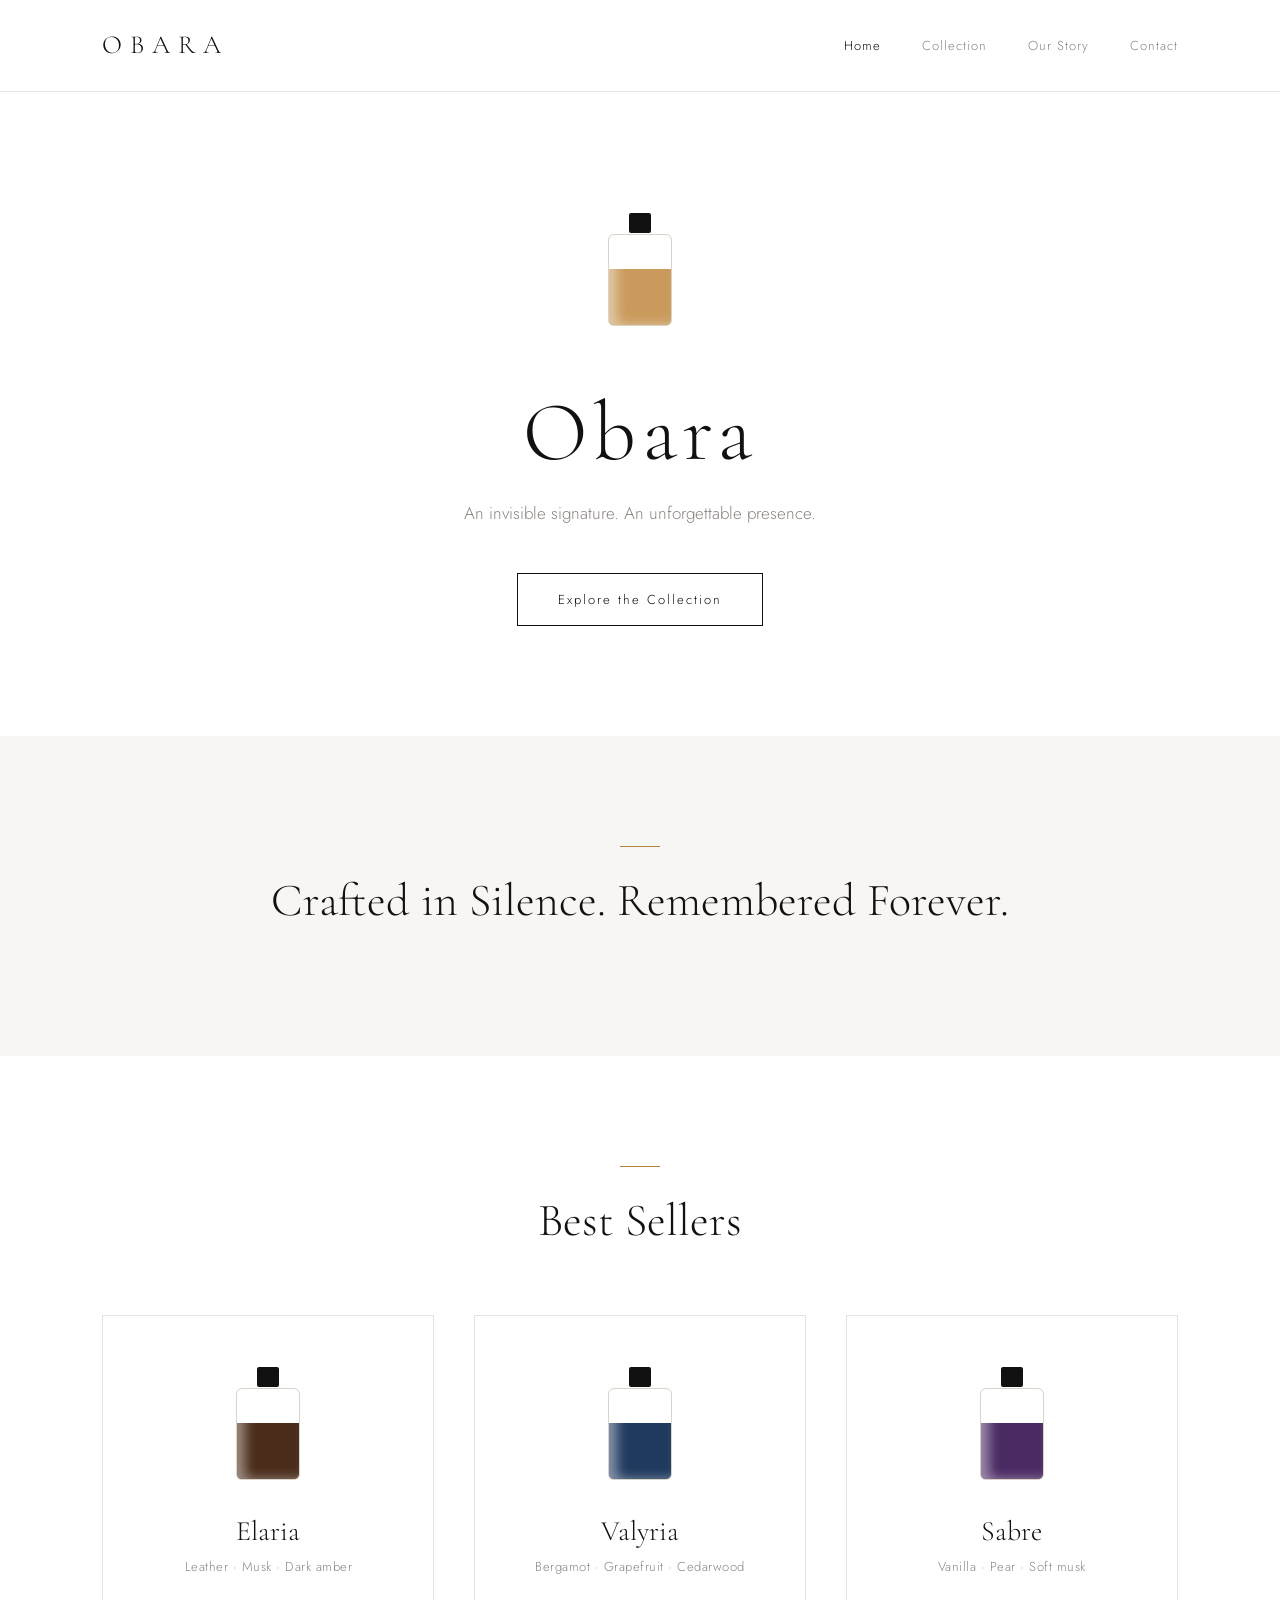
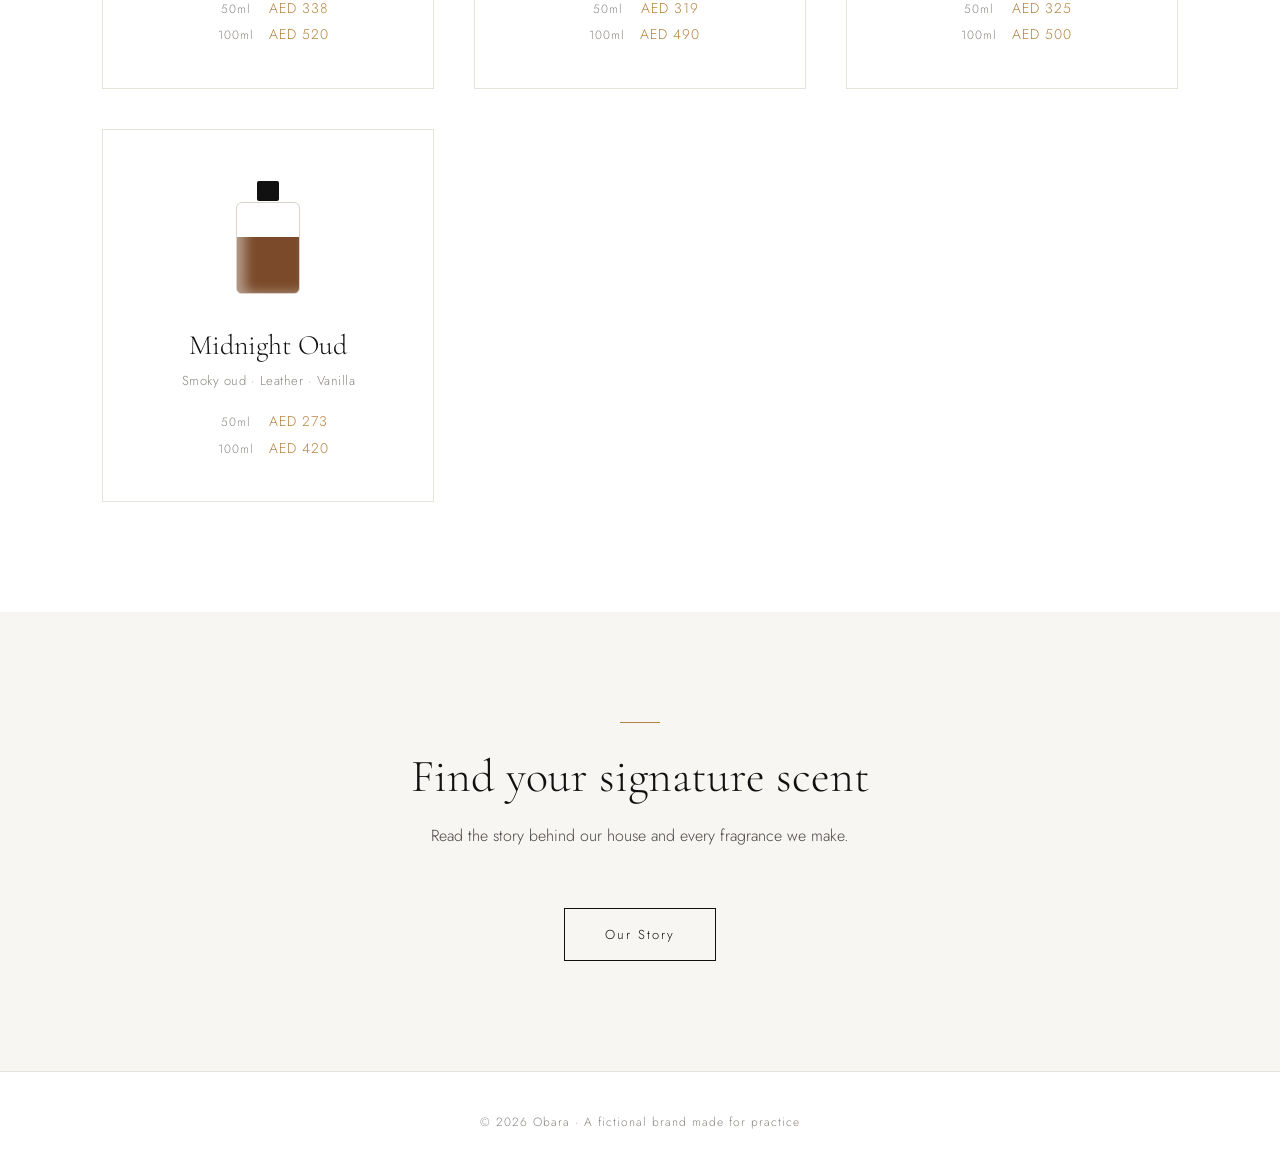
<file: index.html>
<!DOCTYPE html>
<html lang="en">
<head>
  <!-- This part is "behind the scenes": page title, fonts, and the link to the style sheet -->
  <meta charset="UTF-8">
  <meta name="viewport" content="width=device-width, initial-scale=1.0">
  <title>Obara | Home</title>
  <link href="https://fonts.googleapis.com/css2?family=Cormorant+Garamond:wght@300;400&family=Jost:wght@300;400;500&display=swap" rel="stylesheet">
  <link rel="stylesheet" href="style.css">
</head>
<body>

  <!-- TOP MENU: appears on every page -->
  <header>
    <a href="index.html" class="logo">OBARA</a>
    <nav>
      <a href="index.html" class="active">Home</a>
      <a href="collection.html">Collection</a>
      <a href="story.html">Our Story</a>
      <a href="contact.html">Contact</a>
    </nav>
  </header>

  <!-- BIG BANNER: the first thing visitors see -->
  <div class="hero">
    <div class="bottle" style="--bottle-colour: #c99a5b;"></div>
    <h1>Obara</h1>
    <p>An invisible signature. An unforgettable presence.</p>
    <a href="collection.html" class="button">Explore the Collection</a>
  </div>

  <!-- SHORT INTRO -->
  <section class="soft">
    <div class="divider"></div>
    <h2>Crafted in Silence. Remembered Forever.</h2>
  </section>

  <!-- BEST SELLERS: four perfume cards -->
  <section>
    <div class="divider"></div>
    <h2>Best Sellers</h2>
    <div class="grid">

      <div class="card">
        <div class="bottle" style="--bottle-colour: #4a2c1a;"></div>
        <h3>Elaria</h3>
        <p class="notes">Leather · Musk · Dark amber</p>
        <div class="sizes">
          <p><span>50ml</span> AED 338</p>
          <p><span>100ml</span> AED 520</p>
        </div>
      </div>

      <div class="card">
        <div class="bottle" style="--bottle-colour: #1f3a5f;"></div>
        <h3>Valyria</h3>
        <p class="notes">Bergamot · Grapefruit · Cedarwood</p>
        <div class="sizes">
          <p><span>50ml</span> AED 319</p>
          <p><span>100ml</span> AED 490</p>
        </div>
      </div>

      <div class="card">
        <div class="bottle" style="--bottle-colour: #4b2a63;"></div>
        <h3>Sabre</h3>
        <p class="notes">Vanilla · Pear · Soft musk</p>
        <div class="sizes">
          <p><span>50ml</span> AED 325</p>
          <p><span>100ml</span> AED 500</p>
        </div>
      </div>

      <div class="card">
        <div class="bottle" style="--bottle-colour: #7a4a2a;"></div>
        <h3>Midnight Oud</h3>
        <p class="notes">Smoky oud · Leather · Vanilla</p>
        <div class="sizes">
          <p><span>50ml</span> AED 273</p>
          <p><span>100ml</span> AED 420</p>
        </div>
      </div>

    </div>
  </section>

  <!-- CALL TO ACTION -->
  <section class="soft">
    <div class="divider"></div>
    <h2>Find your signature scent</h2>
    <p>Read the story behind our house and every fragrance we make.</p>
    <br><br>
    <a href="story.html" class="button">Our Story</a>
  </section>

  <!-- FOOTER: appears on every page -->
  <footer>
    © 2026 Obara · A fictional brand made for practice
  </footer>

  <!-- The fade-in effect (lives in script.js) -->
  <script src="script.js"></script>
</body>
</html>
</file>
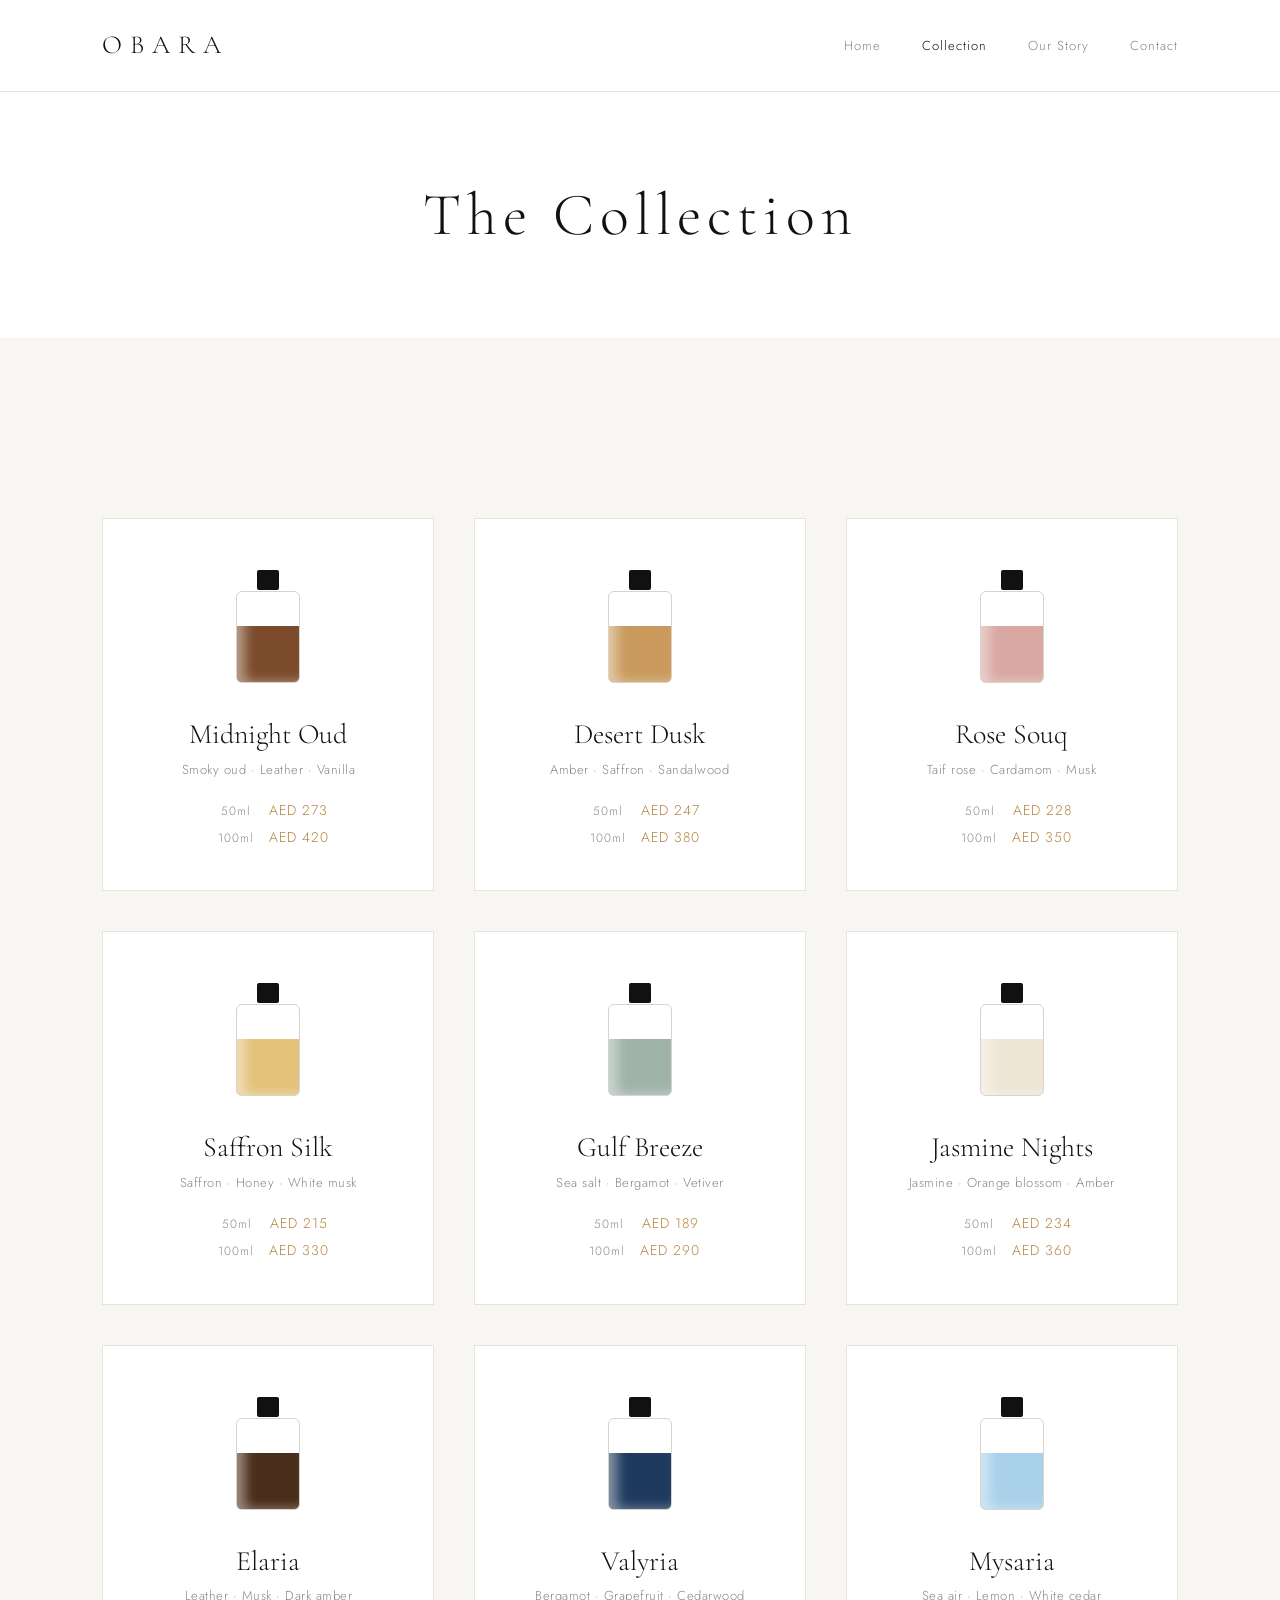
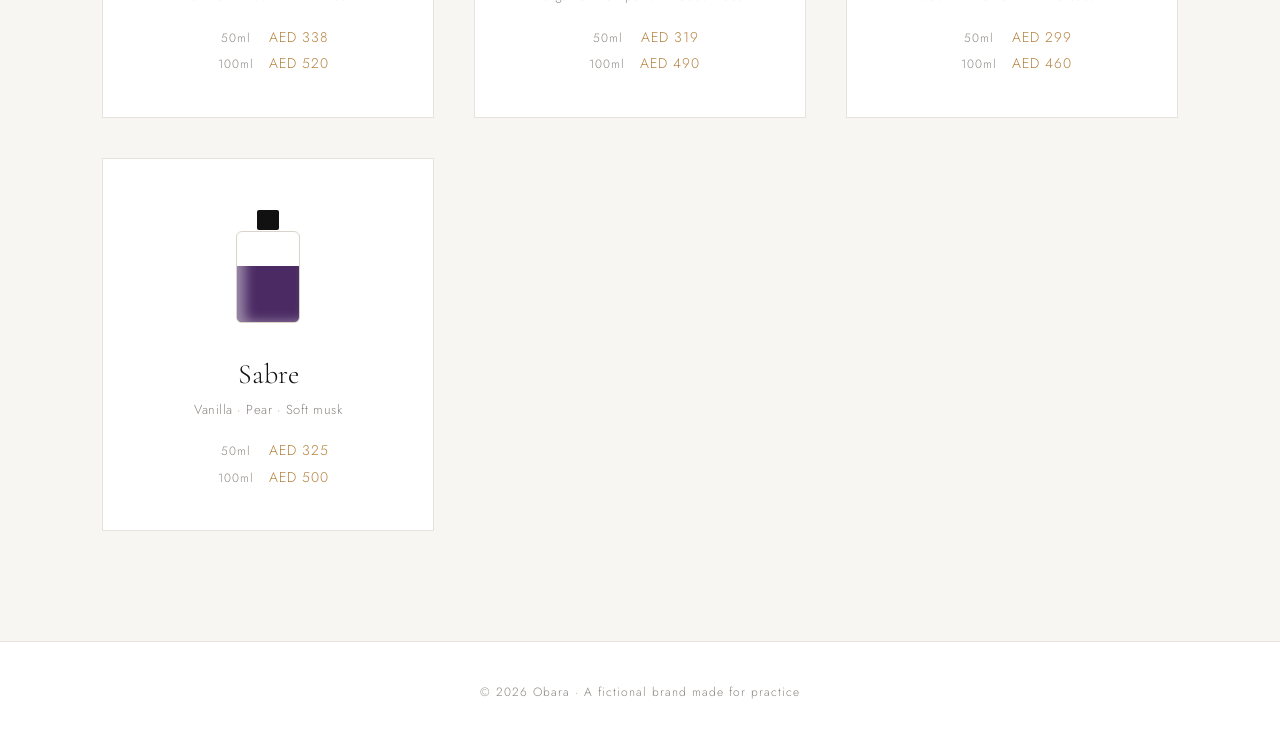
<file: collection.html>
<!DOCTYPE html>
<html lang="en">
<head>
  <meta charset="UTF-8">
  <meta name="viewport" content="width=device-width, initial-scale=1.0">
  <title>Obara | Collection</title>
  <link href="https://fonts.googleapis.com/css2?family=Cormorant+Garamond:wght@300;400&family=Jost:wght@300;400;500&display=swap" rel="stylesheet">
  <link rel="stylesheet" href="style.css">
</head>
<body>

  <!-- TOP MENU -->
  <header>
    <a href="index.html" class="logo">OBARA</a>
    <nav>
      <a href="index.html">Home</a>
      <a href="collection.html" class="active">Collection</a>
      <a href="story.html">Our Story</a>
      <a href="contact.html">Contact</a>
    </nav>
  </header>

  <!-- PAGE BANNER -->
  <div class="hero small">
    <h1>The Collection</h1>
  </div>

  <!-- ALL PERFUMES
       To add a new perfume: copy one whole <div class="card"> ... </div> block,
       paste it below the others, and change the name, notes, price and colour. -->
  <section class="soft">
    <div class="grid">

      <div class="card">
        <div class="bottle" style="--bottle-colour: #7a4a2a;"></div>
        <h3>Midnight Oud</h3>
        <p class="notes">Smoky oud · Leather · Vanilla</p>
        <div class="sizes">
          <p><span>50ml</span> AED 273</p>
          <p><span>100ml</span> AED 420</p>
        </div>
      </div>

      <div class="card">
        <div class="bottle" style="--bottle-colour: #c99a5b;"></div>
        <h3>Desert Dusk</h3>
        <p class="notes">Amber · Saffron · Sandalwood</p>
        <div class="sizes">
          <p><span>50ml</span> AED 247</p>
          <p><span>100ml</span> AED 380</p>
        </div>
      </div>

      <div class="card">
        <div class="bottle" style="--bottle-colour: #d8a7a2;"></div>
        <h3>Rose Souq</h3>
        <p class="notes">Taif rose · Cardamom · Musk</p>
        <div class="sizes">
          <p><span>50ml</span> AED 228</p>
          <p><span>100ml</span> AED 350</p>
        </div>
      </div>

      <div class="card">
        <div class="bottle" style="--bottle-colour: #e3c27a;"></div>
        <h3>Saffron Silk</h3>
        <p class="notes">Saffron · Honey · White musk</p>
        <div class="sizes">
          <p><span>50ml</span> AED 215</p>
          <p><span>100ml</span> AED 330</p>
        </div>
      </div>

      <div class="card">
        <div class="bottle" style="--bottle-colour: #9fb3aa;"></div>
        <h3>Gulf Breeze</h3>
        <p class="notes">Sea salt · Bergamot · Vetiver</p>
        <div class="sizes">
          <p><span>50ml</span> AED 189</p>
          <p><span>100ml</span> AED 290</p>
        </div>
      </div>

      <div class="card">
        <div class="bottle" style="--bottle-colour: #efe6d6;"></div>
        <h3>Jasmine Nights</h3>
        <p class="notes">Jasmine · Orange blossom · Amber</p>
        <div class="sizes">
          <p><span>50ml</span> AED 234</p>
          <p><span>100ml</span> AED 360</p>
        </div>
      </div>

      <!-- NEW: these four come in two sizes. The .sizes block shows both prices. -->
      <div class="card">
        <div class="bottle" style="--bottle-colour: #4a2c1a;"></div>
        <h3>Elaria</h3>
        <p class="notes">Leather · Musk · Dark amber</p>
        <div class="sizes">
          <p><span>50ml</span> AED 338</p>
          <p><span>100ml</span> AED 520</p>
        </div>
      </div>

      <div class="card">
        <div class="bottle" style="--bottle-colour: #1f3a5f;"></div>
        <h3>Valyria</h3>
        <p class="notes">Bergamot · Grapefruit · Cedarwood</p>
        <div class="sizes">
          <p><span>50ml</span> AED 319</p>
          <p><span>100ml</span> AED 490</p>
        </div>
      </div>

      <div class="card">
        <div class="bottle" style="--bottle-colour: #a9d1ea;"></div>
        <h3>Mysaria</h3>
        <p class="notes">Sea air · Lemon · White cedar</p>
        <div class="sizes">
          <p><span>50ml</span> AED 299</p>
          <p><span>100ml</span> AED 460</p>
        </div>
      </div>

      <div class="card">
        <div class="bottle" style="--bottle-colour: #4b2a63;"></div>
        <h3>Sabre</h3>
        <p class="notes">Vanilla · Pear · Soft musk</p>
        <div class="sizes">
          <p><span>50ml</span> AED 325</p>
          <p><span>100ml</span> AED 500</p>
        </div>
      </div>

    </div>
  </section>

  <!-- FOOTER -->
  <footer>
    © 2026 Obara · A fictional brand made for practice
  </footer>

  <script src="script.js"></script>
</body>
</html>
</file>
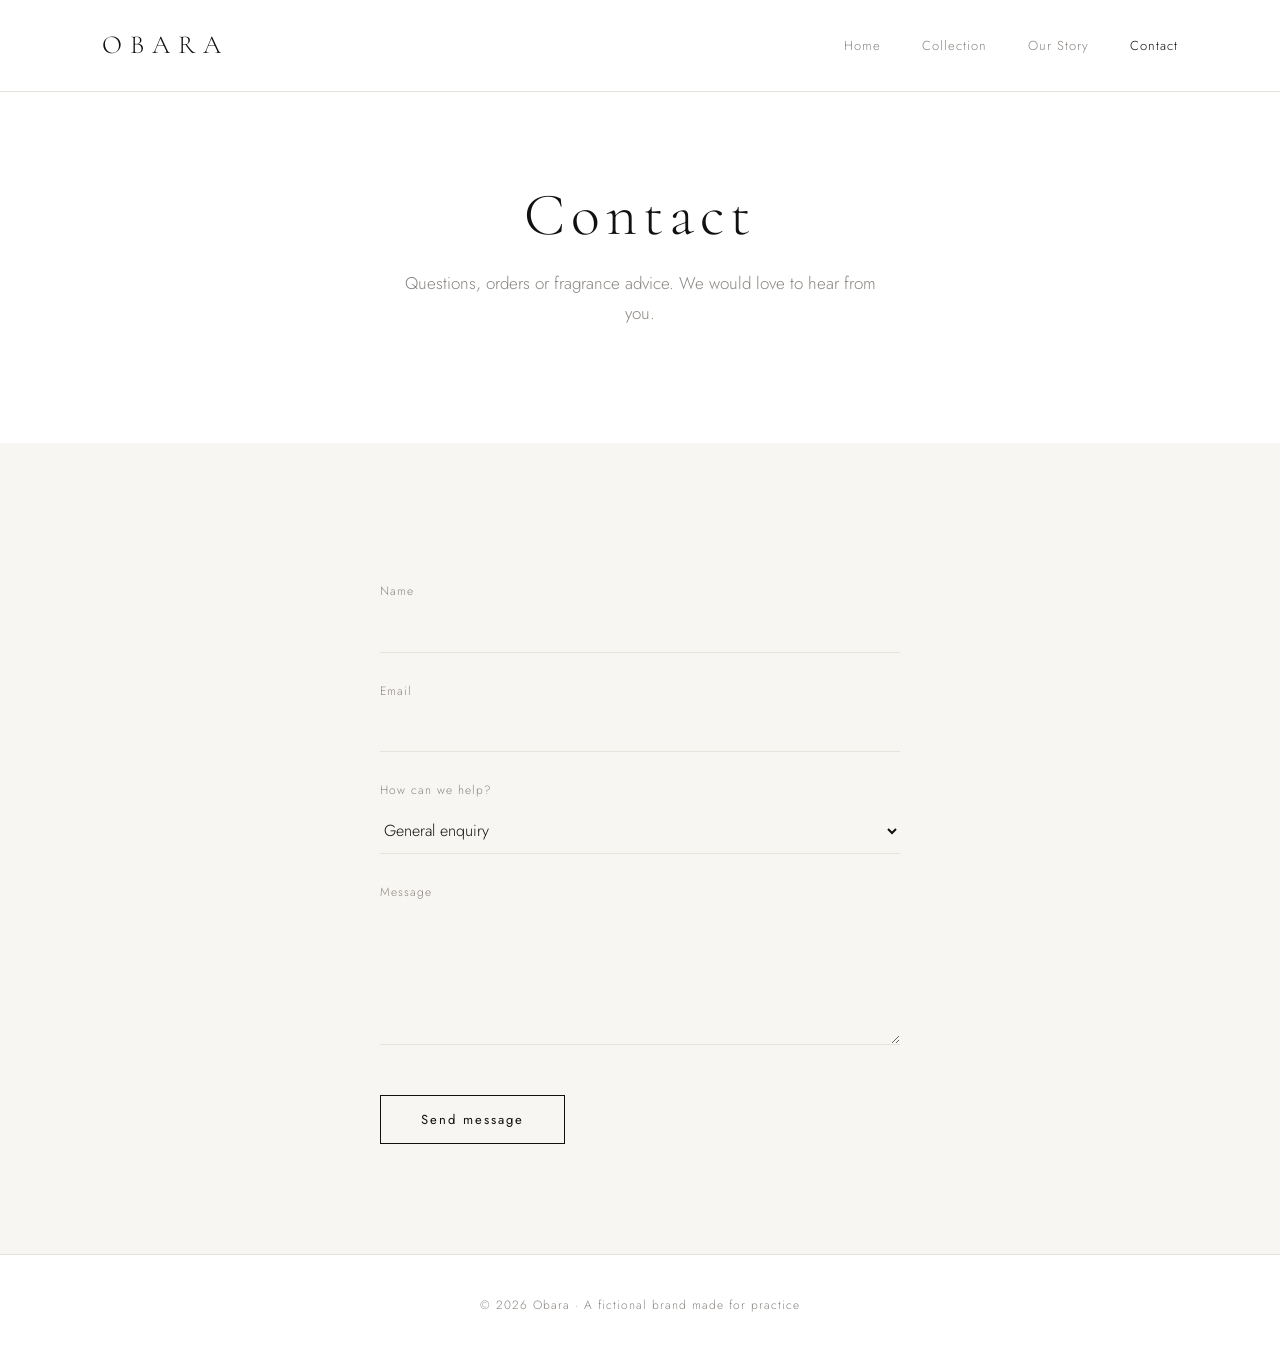
<file: contact.html>
<!DOCTYPE html>
<html lang="en">
<head>
  <meta charset="UTF-8">
  <meta name="viewport" content="width=device-width, initial-scale=1.0">
  <title>Obara | Contact</title>
  <link href="https://fonts.googleapis.com/css2?family=Cormorant+Garamond:wght@300;400&family=Jost:wght@300;400;500&display=swap" rel="stylesheet">
  <link rel="stylesheet" href="style.css">
</head>
<body>

  <!-- TOP MENU -->
  <header>
    <a href="index.html" class="logo">OBARA</a>
    <nav>
      <a href="index.html">Home</a>
      <a href="collection.html">Collection</a>
      <a href="story.html">Our Story</a>
      <a href="contact.html" class="active">Contact</a>
    </nav>
  </header>

  <!-- PAGE BANNER -->
  <div class="hero small">
    <h1>Contact</h1>
    <p>Questions, orders or fragrance advice. We would love to hear from you.</p>
  </div>

  <!-- THE FORM
       data-netlify="true" is all Netlify needs to collect the messages for you.
       Each <input> or <textarea> becomes one field in the message you receive.
       The "name" of each field is the label you will see in Netlify. -->
  <section class="soft">
    <form class="contact-form" name="contact" method="POST" data-netlify="true" netlify-honeypot="bot-field">

      <!-- Netlify needs this hidden line to recognise the form -->
      <input type="hidden" name="form-name" value="contact">

      <!-- Hidden trap for spam robots (real people never see it) -->
      <p class="trap"><label>Leave this empty: <input name="bot-field"></label></p>

      <label for="name">Name</label>
      <input type="text" id="name" name="name" required autocomplete="name">

      <label for="email">Email</label>
      <input type="email" id="email" name="email" required autocomplete="email">

      <label for="topic">How can we help?</label>
      <select id="topic" name="topic">
        <option>General enquiry</option>
        <option>Placing an order</option>
        <option>Fragrance recommendation</option>
        <option>Something else</option>
      </select>

      <label for="message">Message</label>
      <textarea id="message" name="message" rows="5" required></textarea>

      <button type="submit" class="button">Send message</button>

      <!-- These two lines appear after the form is sent -->
      <p class="form-note" id="form-success" hidden>Thank you. Your message has been sent and we will reply soon.</p>
      <p class="form-note" id="form-error" hidden>Sorry, something went wrong. Please try again.</p>
    </form>
  </section>

  <!-- FOOTER -->
  <footer>
    © 2026 Obara · A fictional brand made for practice
  </footer>

  <script src="script.js"></script>

  <!-- Sends the form without reloading the page, then shows the thank-you line -->
  <script>
    var form = document.querySelector(".contact-form");
    form.addEventListener("submit", function (e) {
      e.preventDefault();
      var button = form.querySelector("button");
      button.disabled = true;
      fetch("/", {
        method: "POST",
        headers: { "Content-Type": "application/x-www-form-urlencoded" },
        body: new URLSearchParams(new FormData(form)).toString()
      }).then(function (response) {
        if (!response.ok) { throw new Error("failed"); }
        form.reset();
        document.getElementById("form-error").hidden = true;
        document.getElementById("form-success").hidden = false;
      }).catch(function () {
        document.getElementById("form-success").hidden = true;
        document.getElementById("form-error").hidden = false;
      }).finally(function () {
        button.disabled = false;
      });
    });
  </script>
</body>
</html>
</file>
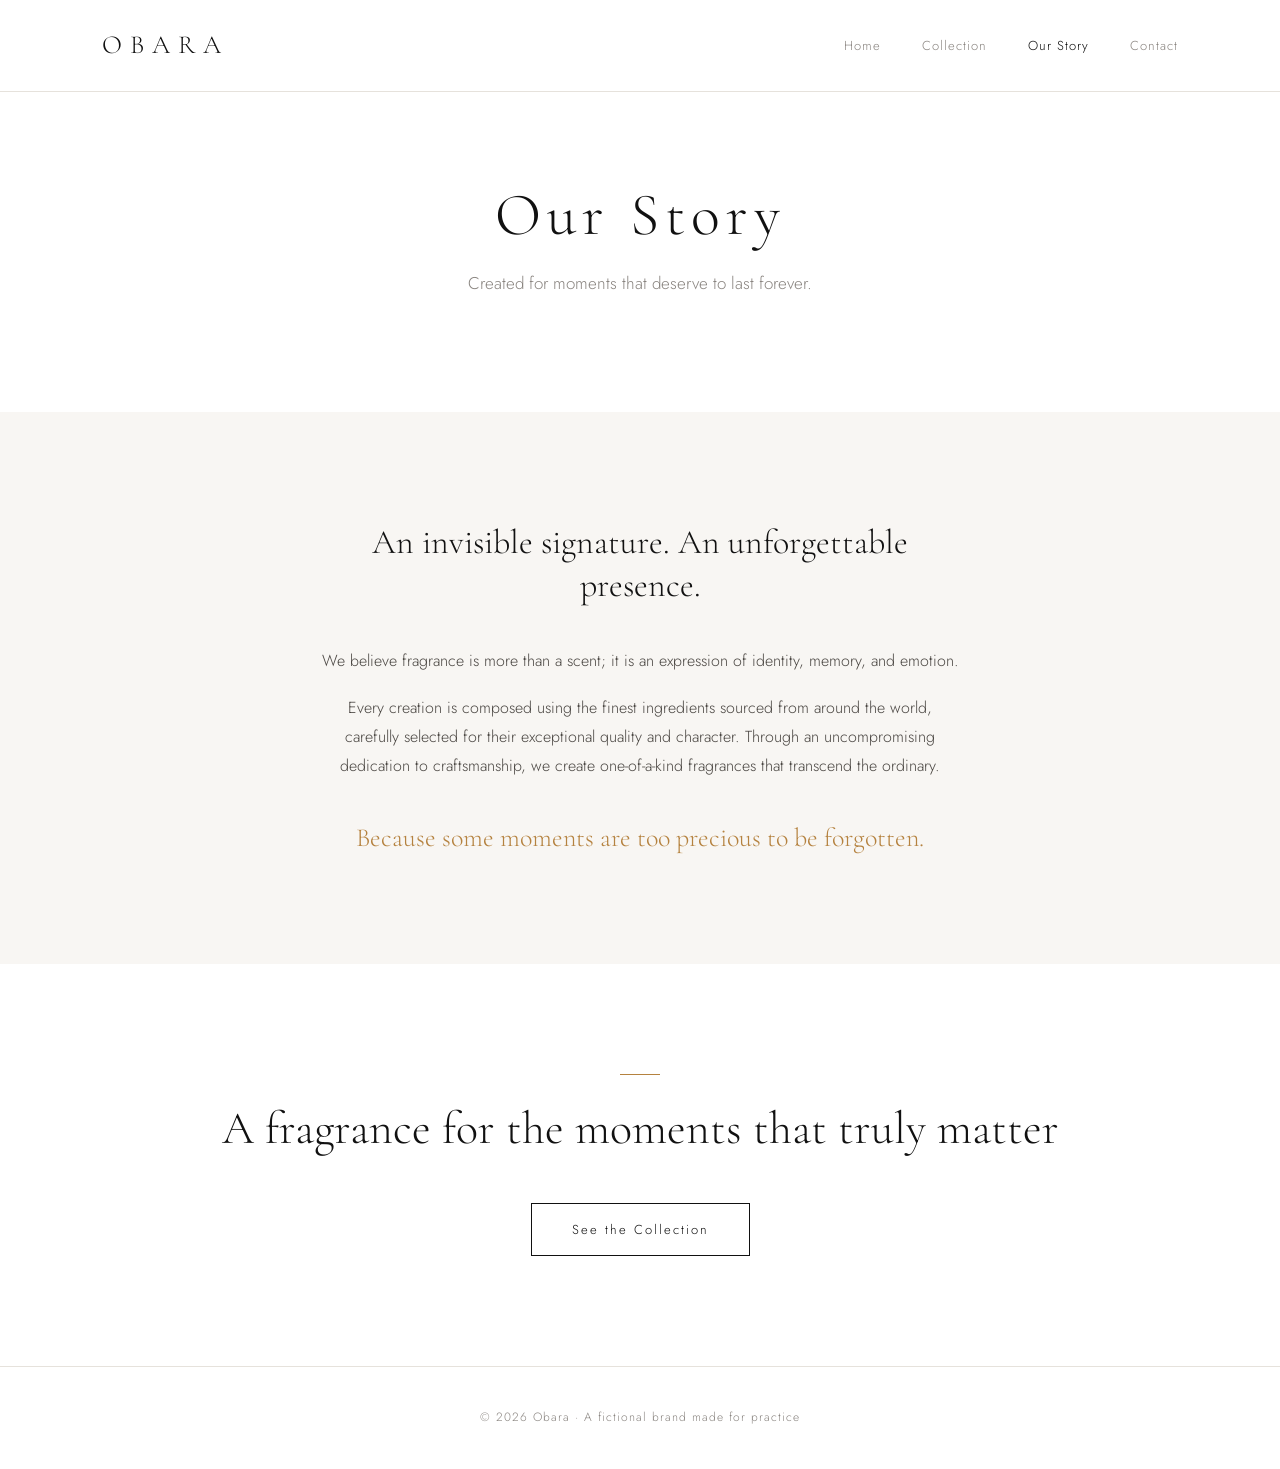
<file: story.html>
<!DOCTYPE html>
<html lang="en">
<head>
  <meta charset="UTF-8">
  <meta name="viewport" content="width=device-width, initial-scale=1.0">
  <title>Obara | Our Story</title>
  <link href="https://fonts.googleapis.com/css2?family=Cormorant+Garamond:wght@300;400&family=Jost:wght@300;400;500&display=swap" rel="stylesheet">
  <link rel="stylesheet" href="style.css">
</head>
<body>

  <!-- TOP MENU -->
  <header>
    <a href="index.html" class="logo">OBARA</a>
    <nav>
      <a href="index.html">Home</a>
      <a href="collection.html">Collection</a>
      <a href="story.html" class="active">Our Story</a>
      <a href="contact.html">Contact</a>
    </nav>
  </header>

  <!-- PAGE BANNER -->
  <div class="hero small">
    <h1>Our Story</h1>
    <p>Created for moments that deserve to last forever.</p>
  </div>

  <!-- THE STORY: each <p> is a paragraph. Edit the words freely. -->
  <section class="soft">
    <div class="story">

      <p class="lead">An invisible signature. An unforgettable presence.</p>

      <p>We believe fragrance is more than a scent; it is an expression of
         identity, memory, and emotion.</p>

      <p>Every creation is composed using the finest ingredients sourced from around
         the world, carefully selected for their exceptional quality and character.
         Through an uncompromising dedication to craftsmanship, we create
         one-of-a-kind fragrances that transcend the ordinary.</p>

      <p class="closing">Because some moments are too precious to be forgotten.</p>

    </div>
  </section>

  <!-- CALL TO ACTION -->
  <section>
    <div class="divider"></div>
    <h2>A fragrance for the moments that truly matter</h2>
    <br>
    <a href="collection.html" class="button">See the Collection</a>
  </section>

  <!-- FOOTER -->
  <footer>
    © 2026 Obara · A fictional brand made for practice
  </footer>

  <script src="script.js"></script>
</body>
</html>
</file>
<file: style.css>
/* =========================================================
   OBARA — STYLE SHEET
   This one file controls how ALL three pages look.
   Look: white, clean, minimal, premium.
   ========================================================= */

/* ---- 1. COLOURS (change these to restyle the whole site) ---- */
:root {
  --white: #ffffff;
  --soft: #f8f6f3;        /* very light warm grey for alternate sections */
  --black: #111111;       /* main text */
  --grey: #8a8580;        /* small, quieter text */
  --line: #e6e2dc;        /* thin divider lines */
  --amber: #b5823f;       /* the brand's single accent colour */
}

/* ---- 2. BASIC SETTINGS FOR THE WHOLE PAGE ---- */
* {
  box-sizing: border-box;
  margin: 0;
  padding: 0;
}

html {
  scroll-behavior: smooth;
}

body {
  font-family: "Jost", Arial, sans-serif;
  font-weight: 300;
  background: var(--white);
  color: var(--black);
  line-height: 1.8;
  font-size: 16px;
}

h1, h2, h3 {
  font-family: "Cormorant Garamond", Georgia, serif;
  font-weight: 300;
  line-height: 1.1;
}

a {
  color: inherit;
  text-decoration: none;
}

/* ---- 3. TOP MENU (the navigation bar) ---- */
header {
  position: sticky;           /* menu stays at the top while you scroll */
  top: 0;
  z-index: 10;
  background: rgba(255, 255, 255, 0.92);
  backdrop-filter: blur(8px);
  border-bottom: 1px solid var(--line);
  padding: 22px 8%;
  display: flex;
  justify-content: space-between;
  align-items: center;
  flex-wrap: wrap;
  gap: 12px;
}

.logo {
  font-family: "Cormorant Garamond", Georgia, serif;
  font-size: 26px;
  letter-spacing: 8px;
}

nav a {
  margin-left: 36px;
  font-size: 13px;
  letter-spacing: 1px;
  color: var(--grey);
  transition: color 0.3s;
}

nav a:hover,
nav a.active {
  color: var(--black);
}

/* ---- 4. THE BIG BANNER AT THE TOP OF EACH PAGE ---- */
.hero {
  text-align: center;
  padding: 120px 8% 110px;
}

.hero h1 {
  font-size: 84px;
  letter-spacing: 6px;
  margin-bottom: 20px;
}

.hero p {
  font-size: 17px;
  color: var(--grey);
  max-width: 480px;
  margin: 0 auto 44px;
}

.hero .bottle {
  margin-bottom: 60px;
  transform: scale(1.4);
}

.hero.small {
  padding: 90px 8% 70px;
}

.hero.small h1 {
  font-size: 60px;
}

/* ---- 5. BUTTONS (thin outlined, fills in on hover) ---- */
.button {
  display: inline-block;
  border: 1px solid var(--black);
  padding: 14px 40px;
  font-size: 13px;
  letter-spacing: 2px;
  transition: background 0.4s, color 0.4s;
}

.button:hover {
  background: var(--black);
  color: var(--white);
}

/* ---- 6. NORMAL CONTENT SECTIONS ---- */
section {
  padding: 110px 8%;
  text-align: center;
}

section h2 {
  font-size: 46px;
  margin-bottom: 20px;
}

section > p {
  max-width: 560px;
  margin: 0 auto;
  color: #4a4642;
}

.soft {
  background: var(--soft);
}

/* the small thin gold line used under headings */
.divider {
  width: 40px;
  height: 1px;
  background: var(--amber);
  margin: 0 auto 28px;
}

/* ---- 7. PERFUME CARDS (the grid of products) ---- */
.grid {
  display: grid;
  grid-template-columns: repeat(auto-fit, minmax(240px, 1fr));
  gap: 40px;
  margin-top: 70px;
  max-width: 1100px;
  margin-left: auto;
  margin-right: auto;
}

.card {
  padding: 50px 24px 40px;
  border: 1px solid var(--line);
  background: var(--white);
  transition: transform 0.5s, box-shadow 0.5s;
}

.card:hover {
  transform: translateY(-6px);
  box-shadow: 0 20px 40px rgba(0, 0, 0, 0.05);
}

.card h3 {
  font-size: 28px;
  margin-top: 36px;
}

.card .notes {
  font-size: 13px;
  color: var(--grey);
  margin: 8px 0 16px;
  letter-spacing: 0.5px;
}

.card .about {
  font-size: 15px;
  margin-bottom: 18px;
}

.card .price {
  font-size: 14px;
  letter-spacing: 2px;
  color: var(--amber);
}

/* Two-size price list (50ml / 100ml) used on the newer perfumes */
.sizes p {
  font-size: 14px;
  letter-spacing: 1px;
  color: var(--amber);
  line-height: 1.9;
}

.sizes span {
  display: inline-block;
  width: 56px;
  color: var(--grey);
  font-size: 12px;
  letter-spacing: 1px;
}

/* ---- A glass perfume bottle drawn with CSS (no images needed!) ----
   Change the colour of the liquid with --bottle-colour on each card. */
.bottle {
  width: 64px;
  height: 92px;
  margin: 22px auto 0;
  position: relative;
  border: 1px solid #d9d3ca;
  border-radius: 6px;
  background: linear-gradient(to top,
              var(--bottle-colour, var(--amber)) 0%,
              var(--bottle-colour, var(--amber)) 62%,
              rgba(255, 255, 255, 0.6) 62%);
  box-shadow: inset 8px 0 12px rgba(255, 255, 255, 0.45);
}

.bottle::before {   /* the cap */
  content: "";
  position: absolute;
  top: -22px;
  left: 50%;
  transform: translateX(-50%);
  width: 22px;
  height: 20px;
  background: var(--black);
  border-radius: 2px;
}

/* ---- 8. "OUR STORY" PAGE: TEXT BLOCKS ---- */
.story {
  max-width: 640px;
  margin: 0 auto;
  text-align: center;
}

.story .lead {
  font-family: "Cormorant Garamond", Georgia, serif;
  font-size: 34px;
  line-height: 1.25;
  color: var(--black);
  margin-bottom: 40px;
}

.story .closing {
  font-family: "Cormorant Garamond", Georgia, serif;
  font-size: 26px;
  line-height: 1.3;
  color: var(--amber);
  margin-top: 40px;
  margin-bottom: 0;
}

.story h2 {
  font-size: 36px;
  margin: 60px 0 18px;
}

.story h2:first-child {
  margin-top: 0;
}

.story p {
  margin-bottom: 18px;
  color: #4a4642;
}

.story strong {
  font-weight: 500;
  color: var(--black);
}

/* ---- FORM (contact page) ---- */
.contact-form {
  max-width: 520px;
  margin: 0 auto;
  text-align: left;
}

.contact-form label {
  display: block;
  font-size: 12px;
  letter-spacing: 1px;
  color: var(--grey);
  margin: 28px 0 6px;
}

.contact-form input,
.contact-form select,
.contact-form textarea {
  width: 100%;
  font-family: inherit;
  font-size: 16px;
  font-weight: 300;
  color: var(--black);
  background: transparent;
  border: none;
  border-bottom: 1px solid var(--line);
  padding: 10px 0;
  border-radius: 0;
  outline: none;
  transition: border-color 0.3s;
}

.contact-form textarea {
  resize: vertical;
}

.contact-form input:focus,
.contact-form select:focus,
.contact-form textarea:focus {
  border-bottom-color: var(--black);
}

.contact-form button.button {
  margin-top: 40px;
  background: none;
  color: var(--black);
  font-family: inherit;
  font-size: 13px;
  cursor: pointer;
  min-height: 44px;
}

.contact-form button.button:hover {
  background: var(--black);
  color: var(--white);
}

.contact-form button:disabled {
  opacity: 0.5;
  cursor: default;
}

.form-note {
  margin-top: 24px;
  font-size: 15px;
  color: var(--amber);
}

.form-note[hidden] { display: none; }

.trap {            /* the hidden spam trap */
  position: absolute;
  left: -9999px;
}

/* ---- 9. FOOTER (bottom of every page) ---- */
footer {
  border-top: 1px solid var(--line);
  text-align: center;
  padding: 40px;
  font-size: 12px;
  letter-spacing: 1px;
  color: var(--grey);
}

/* ---- 10. FADE-IN ON SCROLL ----
   script.js adds "fade" to each block, then "show" when you scroll to it. */
.fade {
  opacity: 0;
  transform: translateY(30px);
  transition: opacity 1s ease, transform 1s ease;
}

.fade.show {
  opacity: 1;
  transform: none;
}

/* People who turn off animations in their device settings won't see the fade */
@media (prefers-reduced-motion: reduce) {
  .fade { opacity: 1; transform: none; transition: none; }
}

/* ---- 11. PHONE SCREENS: make things smaller ---- */
@media (max-width: 600px) {
  .hero h1 { font-size: 56px; }
  .hero.small h1 { font-size: 44px; }
  section { padding: 80px 7%; }
  section h2 { font-size: 36px; }
  nav a { margin-left: 0; margin-right: 22px; }
}
</file>
